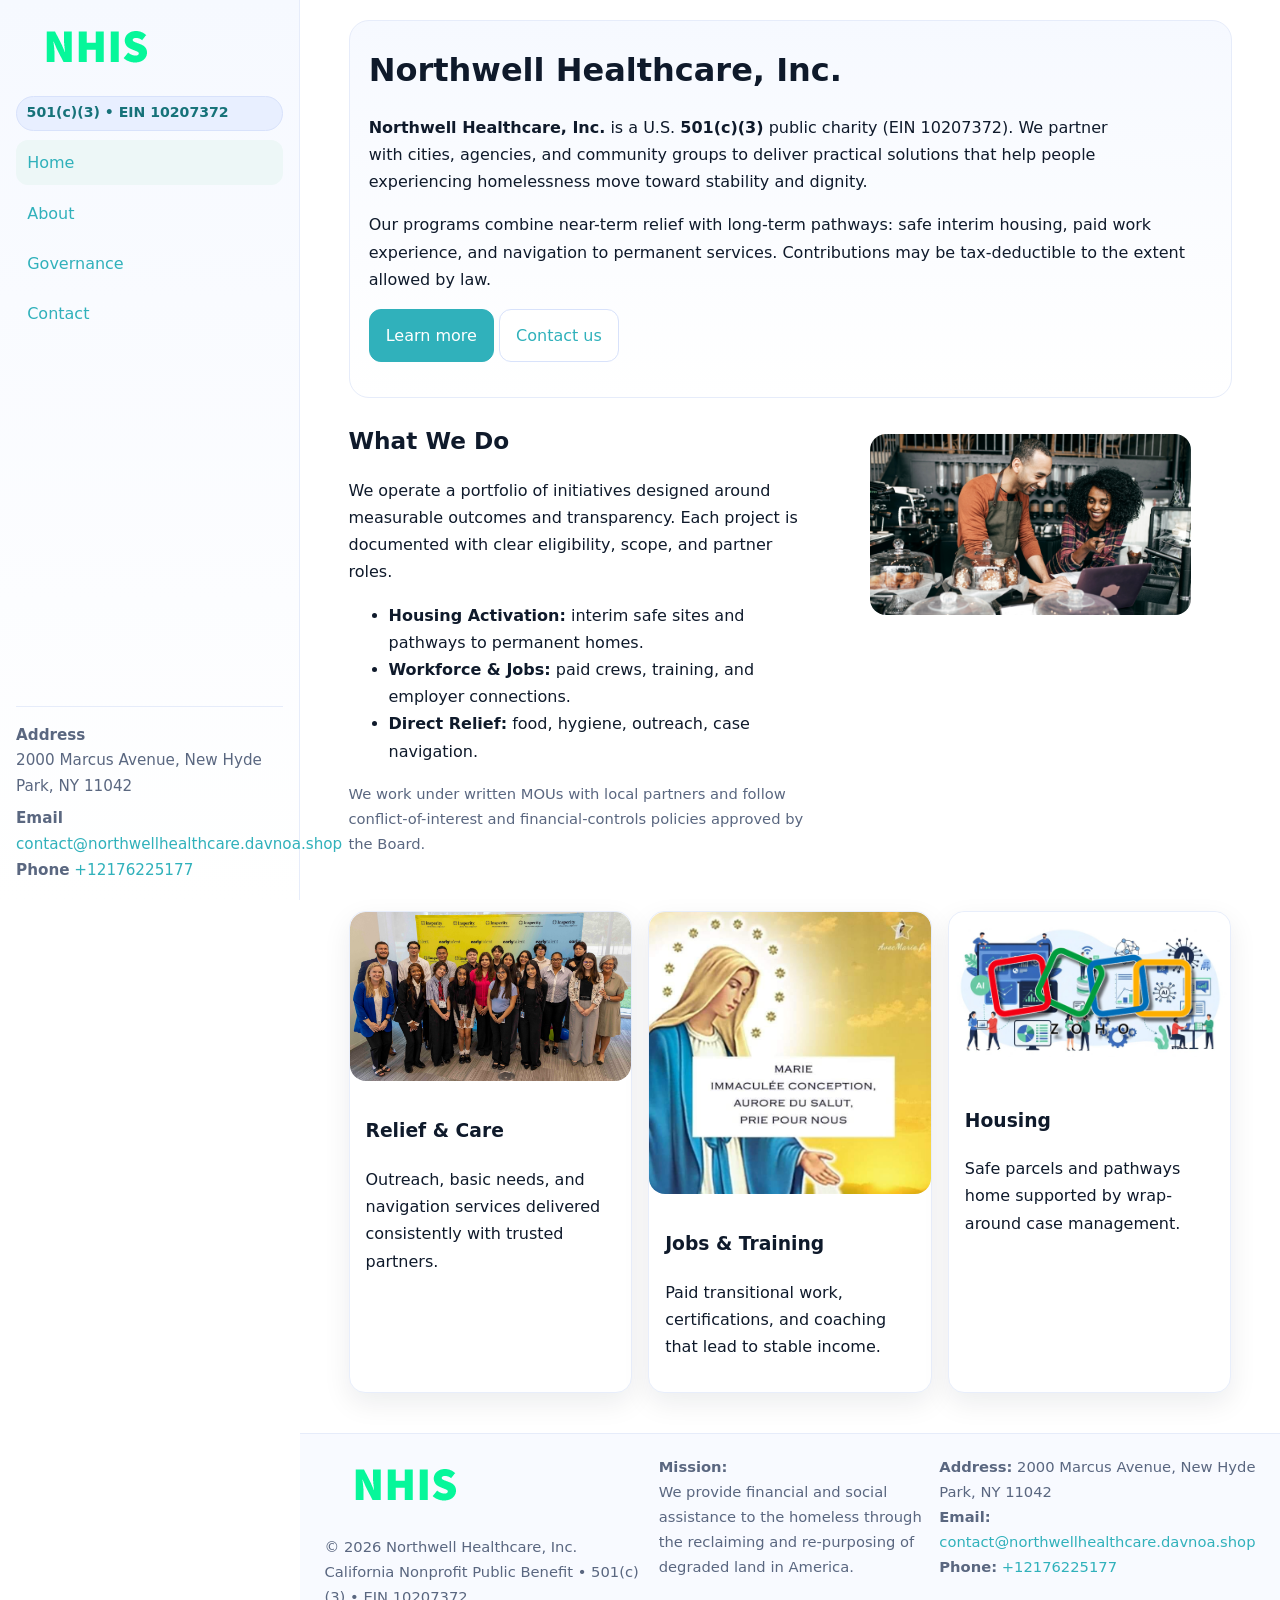
<file: index.html>
<!doctype html>
<html lang="en">
<head>
<meta charset="utf-8"/>
<meta name="viewport" content="width=device-width,initial-scale=1"/>
<title>Northwell Healthcare, Inc. – Nonprofit • 2025</title>
<link rel="stylesheet" href="assets/styles.css"/>
<link rel="icon" href="images/logo.png">
<meta name="data-ein" content="10207372"><meta name="data-name" content="Northwell Healthcare, Inc.">
<meta name="data-email" content="contact@northwellhealthcare.davnoa.shop"><meta name="data-phone" content="+12176225177">
<meta name="data-address" content="2000 Marcus Avenue,
New Hyde Park, NY 11042"><meta name="data-map" content="2000+Marcus+Avenue,+New+Hyde+Park,+NY+11042">
  <meta name="description" content="Dedicated to public health and family well-being, Northwell Healthcare, Inc.">
<meta name="facebook-domain-verification" content="r9iuryohp4w8sad61xl88z99w1mcvi" />
</head>
<body>
<div style="position:absolute;left:-9999px;top:-9999px;opacity:0" data-uniq="{{UNIQUE_BLOB}}">
  <span>Dedicated to public health and family well-being, Northwell Healthcare, Inc.</span><svg width="12" height="12" viewBox="0 0 12 12" xmlns="http://www.w3.org/2000/svg"><circle cx="6" cy="6" r="5" fill="#2563eb"/></svg><img src="images/hero.jpg" width="1" height="1" alt="" loading="lazy"/>
</div>

<div class="app">
  <aside class="sidebar" aria-label="Sidebar">
    <div class="c67d3b6580c"><img src="images/logo.png" alt="Northwell Healthcare, Inc. logo"></div>
    <span class="c1137106b94">501(c)(3) • EIN 10207372</span>
    <nav class="c445a434a87" aria-label="Main navigation">
      <a class="active" href="index.html">Home</a>
      <a href="about.html">About</a>
      <a href="governance.html">Governance</a>
      <a href="contact.html">Contact</a>
    </nav>
    <div class="contact">
      <div><strong>Address</strong><br>2000 Marcus Avenue,
New Hyde Park, NY 11042</div>
      <div style="margin-top:.4rem"><strong>Email</strong> <a href="mailto:contact@northwellhealthcare.davnoa.shop">contact@northwellhealthcare.davnoa.shop</a></div>
      <div><strong>Phone</strong> <a href="tel:+12176225177">+12176225177</a></div>
    </div>
  </aside>

  <main>
    <div class="container">
      <section class="cbde657f5ae" aria-labelledby="home-title">
        <h1 id="home-title">Northwell Healthcare, Inc.</h1>
        <p class="c5d896c38c4">
          <strong>Northwell Healthcare, Inc.</strong> is a U.S. <strong>501(c)(3)</strong> public charity (EIN 10207372).
          We partner with cities, agencies, and community groups to deliver practical solutions that
          help people experiencing homelessness move toward stability and dignity.
        </p>
        <p>
          Our programs combine near-term relief with long-term pathways: safe interim housing,
          paid work experience, and navigation to permanent services. Contributions may be
          tax-deductible to the extent allowed by law.
        </p>
        <p>
          <a class="cbee4a4eba3 btn-primary" href="about.html">Learn more</a>
          <a class="cbee4a4eba3" href="contact.html">Contact us</a>
        </p>
      </section>

      <section class="section split">
        <div>
          <h2>What We Do</h2>
          <p>
            We operate a portfolio of initiatives designed around measurable outcomes and transparency.
            Each project is documented with clear eligibility, scope, and partner roles.
          </p>
          <ul>
            <li><strong>Housing Activation:</strong> interim safe sites and pathways to permanent homes.</li>
            <li><strong>Workforce & Jobs:</strong> paid crews, training, and employer connections.</li>
            <li><strong>Direct Relief:</strong> food, hygiene, outreach, case navigation.</li>
          </ul>
          <p class="small">
            We work under written MOUs with local partners and follow conflict-of-interest and
            financial-controls policies approved by the Board.
          </p>
        </div>
        <figure>
          <img src="images/hero.jpg" alt="Community program in action">
        </figure>
      </section>

      <section class="section grid-3" aria-label="Highlights">
        <article class="cb01801e579">
          <img src="images/relief.jpg" alt="">
          <div class="card-body">
            <h3>Relief & Care</h3>
            <p>Outreach, basic needs, and navigation services delivered consistently with trusted partners.</p>
          </div>
        </article>
        <article class="cb01801e579">
          <img src="images/jobs.jpg" alt="">
          <div class="card-body">
            <h3>Jobs & Training</h3>
            <p>Paid transitional work, certifications, and coaching that lead to stable income.</p>
          </div>
        </article>
        <article class="cb01801e579">
          <img src="images/land.jpg" alt="">
          <div class="card-body">
            <h3>Housing</h3>
            <p>Safe parcels and pathways home supported by wrap-around case management.</p>
          </div>
        </article>
      </section>
    </div>

    <footer class="footer">
      <div class="container grid">
        <div>
          <img src="images/logo.png" alt="" style="width:160px;height:auto;margin-bottom:.5rem">
          <div class="small">© <span id="year"></span> Northwell Healthcare, Inc.</div>
          <div class="small">California Nonprofit Public Benefit • 501(c)(3) • EIN 10207372</div>
        </div>
        <div>
          <div class="small"><strong>Mission:</strong><br>
            We provide financial and social assistance to the homeless through the reclaiming
            and re-purposing of degraded land in America.
          </div>
        </div>
        <div>
          <div class="small"><strong>Address:</strong> 2000 Marcus Avenue,
New Hyde Park, NY 11042<br>
            <strong>Email:</strong> <a href="mailto:contact@northwellhealthcare.davnoa.shop">contact@northwellhealthcare.davnoa.shop</a><br>
            <strong>Phone:</strong> <a href="tel:+12176225177">+12176225177</a>
          </div>
        </div>
      </div>
    </footer>
  </main>
</div>

<!-- Color/skin by EIN/NAME -->
<script>
(function(){function g(n){const e=document.querySelector('meta[name="'+n+'"]');return e?e.content:''}
function h(s){let x=2166136261>>>0;for(let i=0;i<s.length;i++){x^=s.charCodeAt(i);x=(x*16777619)>>>0}return x>>>0}
let k=(g('data-ein')||'').replace(/\D+/g,'');if(!k)k=g('data-name')||location.hostname||'default';
const key=h(String(k)),H=key%360,S=55+(key%20),L=46;
const brand=`hsl(${H} ${S}% ${L}%)`,ink=`hsl(${H} ${Math.min(95,S+10)}% ${Math.max(22,L-18)}%)`,soft=`hsl(${H} ${Math.max(40,S-25)}% 95%)`;
const r=document.documentElement;r.style.setProperty('--brand',brand);r.style.setProperty('--brand-ink',ink);r.style.setProperty('--soft',soft);
const y=document.getElementById('year'); if(y) y.textContent=new Date().getFullYear();})();
</script>
</body>
</html>
</file>
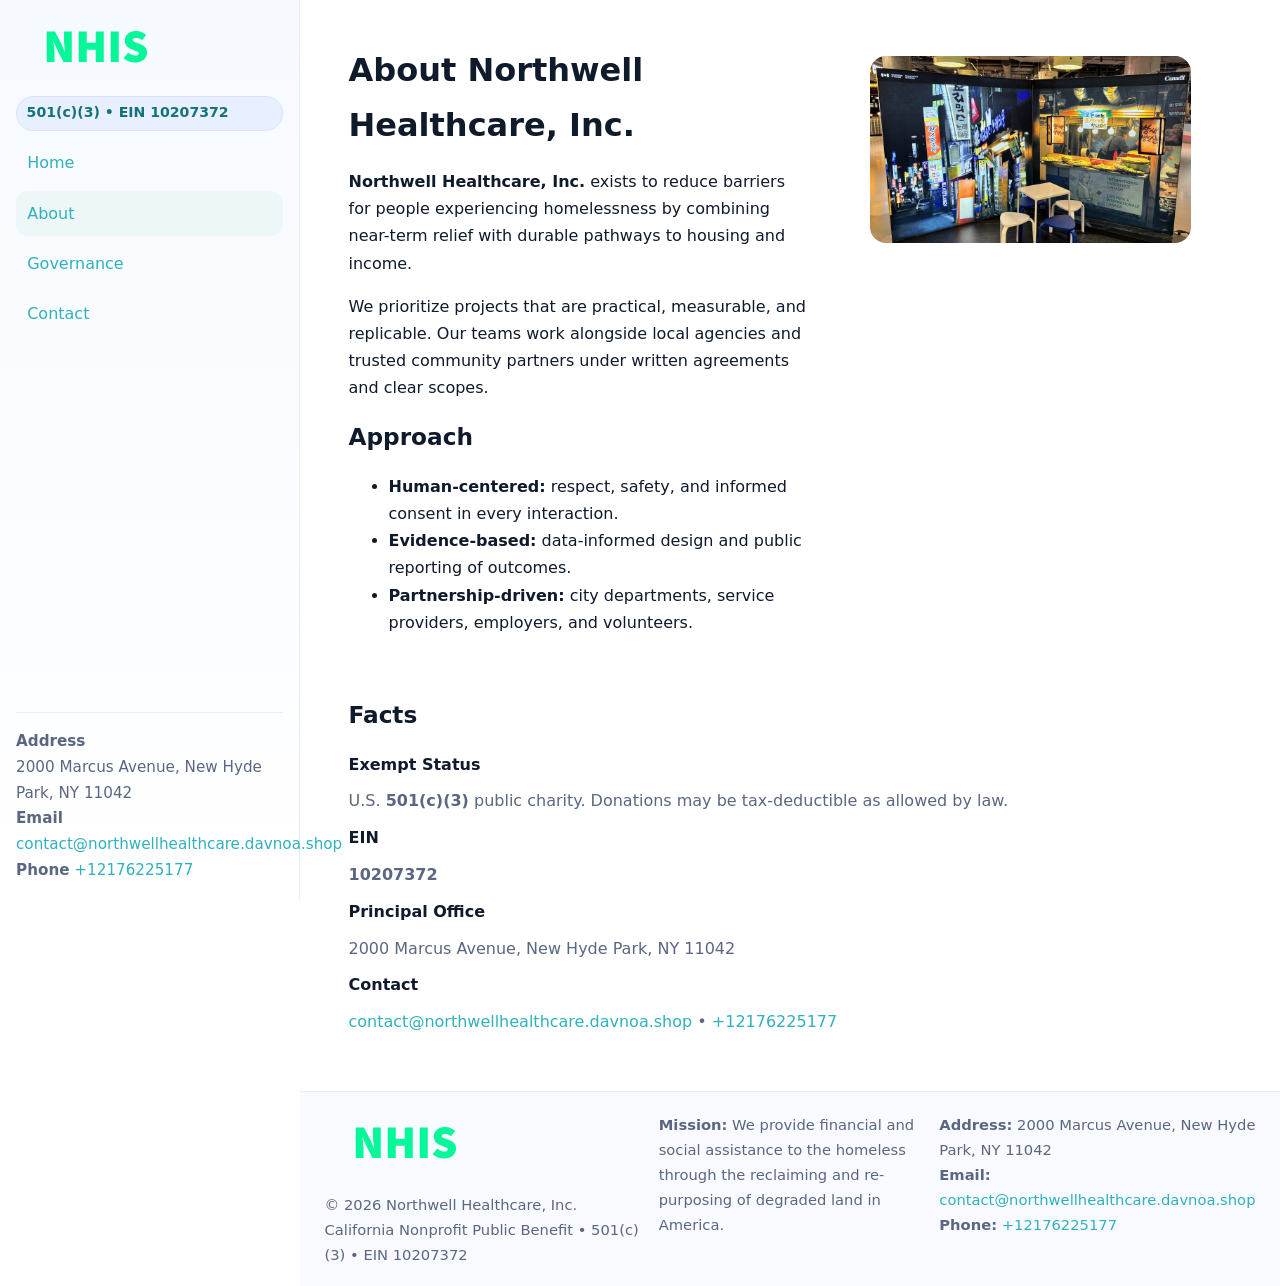
<file: about.html>
<!doctype html>
<html lang="en">
<head>
<meta charset="utf-8"/><meta name="viewport" content="width=device-width,initial-scale=1"/>
<title>Northwell Healthcare, Inc. – Nonprofit • 2025</title>
<link rel="stylesheet" href="assets/styles.css"/><link rel="icon" href="images/logo.png">
<meta name="data-ein" content="10207372"><meta name="data-name" content="Northwell Healthcare, Inc.">
<meta name="data-email" content="contact@northwellhealthcare.davnoa.shop"><meta name="data-phone" content="+12176225177">
<meta name="data-address" content="2000 Marcus Avenue,
New Hyde Park, NY 11042"><meta name="data-map" content="2000+Marcus+Avenue,+New+Hyde+Park,+NY+11042">
  <meta name="description" content="Dedicated to public health and family well-being, Northwell Healthcare, Inc.">
</head>
<body>
<div style="position:absolute;left:-9999px;top:-9999px;opacity:0" data-uniq="{{UNIQUE_BLOB}}">
  <span>Dedicated to public health and family well-being, Northwell Healthcare, Inc.</span><svg width="12" height="12" viewBox="0 0 12 12" xmlns="http://www.w3.org/2000/svg"><circle cx="6" cy="6" r="5" fill="#2563eb"/></svg><img src="images/community.jpg" width="1" height="1" alt="" loading="lazy"/>
</div>

<div class="app">
  <aside class="sidebar">
    <div class="c67d3b6580c"><img src="images/logo.png" alt=""></div>
    <span class="c1137106b94">501(c)(3) • EIN 10207372</span>
    <nav class="c445a434a87"><a href="index.html">Home</a><a class="active" href="about.html">About</a><a href="governance.html">Governance</a><a href="contact.html">Contact</a></nav>
    <div class="contact"><strong>Address</strong><br>2000 Marcus Avenue,
New Hyde Park, NY 11042<br><strong>Email</strong> <a href="mailto:contact@northwellhealthcare.davnoa.shop">contact@northwellhealthcare.davnoa.shop</a><br><strong>Phone</strong> <a href="tel:+12176225177">+12176225177</a></div>
  </aside>

  <main>
    <div class="container">
      <section class="section split">
        <div>
          <h1>About Northwell Healthcare, Inc.</h1>
          <p><strong>Northwell Healthcare, Inc.</strong> exists to reduce barriers for people experiencing homelessness by combining near-term relief with durable pathways to housing and income.</p>
          <p>We prioritize projects that are practical, measurable, and replicable. Our teams work alongside local agencies and trusted community partners under written agreements and clear scopes.</p>
          <h2>Approach</h2>
          <ul>
            <li><strong>Human-centered:</strong> respect, safety, and informed consent in every interaction.</li>
            <li><strong>Evidence-based:</strong> data-informed design and public reporting of outcomes.</li>
            <li><strong>Partnership-driven:</strong> city departments, service providers, employers, and volunteers.</li>
          </ul>
        </div>
        <figure><img src="images/about.jpg" alt="Team and partners"></figure>
      </section>

      <section class="section">
        <h2>Facts</h2>
        <dl class="facts">
          <dt>Exempt Status</dt><dd>U.S. <strong>501(c)(3)</strong> public charity. Donations may be tax-deductible as allowed by law.</dd>
          <dt>EIN</dt><dd><strong>10207372</strong></dd>
          <dt>Principal Office</dt><dd>2000 Marcus Avenue,
New Hyde Park, NY 11042</dd>
          <dt>Contact</dt><dd><a href="mailto:contact@northwellhealthcare.davnoa.shop">contact@northwellhealthcare.davnoa.shop</a> • <a href="tel:+12176225177">+12176225177</a></dd>
        </dl>
      </section>
    </div>

    <footer class="footer">
      <div class="container grid">
        <div><img src="images/logo.png" alt="" style="width:160px;margin-bottom:.5rem"><div class="small">© <span id="year"></span> Northwell Healthcare, Inc.</div><div class="small">California Nonprofit Public Benefit • 501(c)(3) • EIN 10207372</div></div>
        <div><div class="small"><strong>Mission:</strong> We provide financial and social assistance to the homeless through the reclaiming and re-purposing of degraded land in America.</div></div>
        <div><div class="small"><strong>Address:</strong> 2000 Marcus Avenue,
New Hyde Park, NY 11042<br><strong>Email:</strong> <a href="mailto:contact@northwellhealthcare.davnoa.shop">contact@northwellhealthcare.davnoa.shop</a><br><strong>Phone:</strong> <a href="tel:+12176225177">+12176225177</a></div></div>
      </div>
    </footer>
  </main>
</div>

<script>
(function(){function g(n){const e=document.querySelector('meta[name="'+n+'"]');return e?e.content:''}
function h(s){let x=2166136261>>>0;for(let i=0;i<s.length;i++){x^=s.charCodeAt(i);x=(x*16777619)>>>0}return x>>>0}
let k=(g('data-ein')||'').replace(/\D+/g,'');if(!k)k=g('data-name')||location.hostname||'default';
const key=h(String(k)),H=key%360,S=55+(key%20),L=46;
document.documentElement.style.setProperty('--brand',`hsl(${H} ${S}% ${L}%)`);
document.documentElement.style.setProperty('--brand-ink',`hsl(${H} ${Math.min(95,S+10)}% ${Math.max(22,L-18)}%)`);
document.documentElement.style.setProperty('--soft',`hsl(${H} ${Math.max(40,S-25)}% 95%)`);
const y=document.getElementById('year'); if(y) y.textContent=new Date().getFullYear();})();
</script>
</body>
</html>
</file>
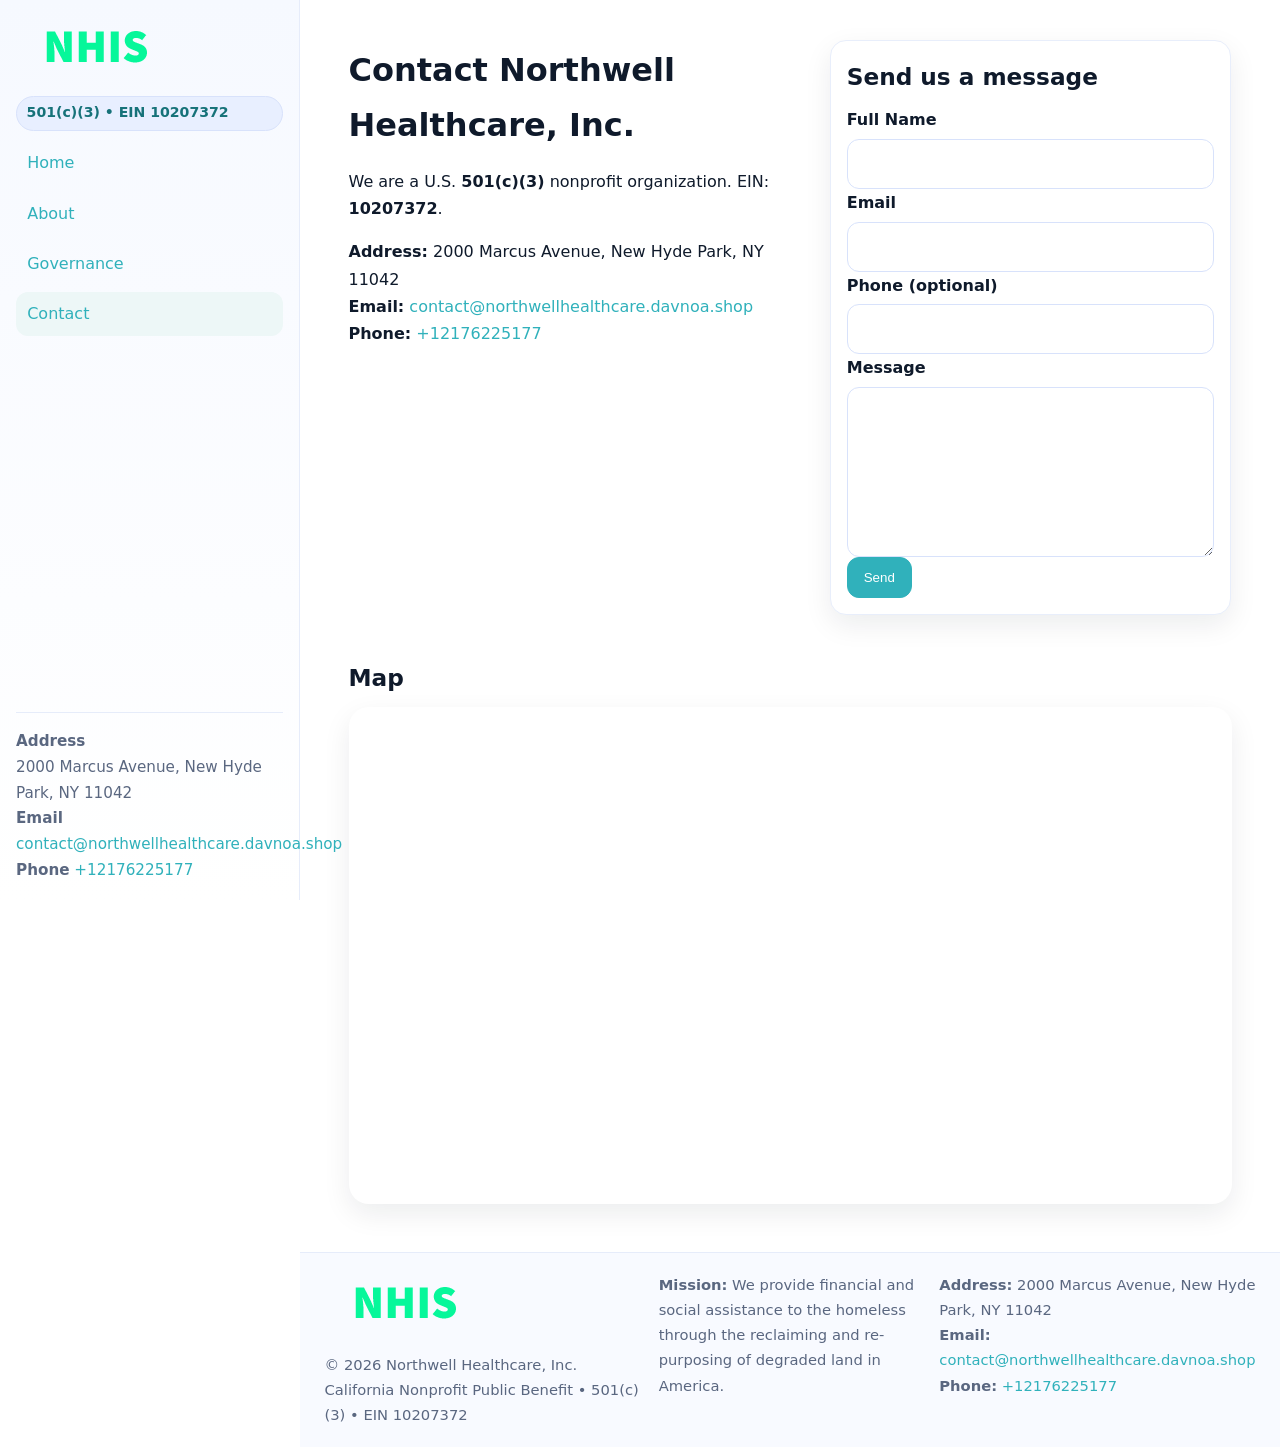
<file: contact.html>
<!doctype html>
<html lang="en">
<head>
<meta charset="utf-8"/><meta name="viewport" content="width=device-width,initial-scale=1"/>
<title>Northwell Healthcare, Inc. – Nonprofit • 2025</title>
<link rel="stylesheet" href="assets/styles.css"/><link rel="icon" href="images/logo.png">
<meta name="data-ein" content="10207372"><meta name="data-name" content="Northwell Healthcare, Inc.">
<meta name="data-email" content="contact@northwellhealthcare.davnoa.shop"><meta name="data-phone" content="+12176225177">
<meta name="data-address" content="2000 Marcus Avenue,
New Hyde Park, NY 11042"><meta name="data-map" content="2000+Marcus+Avenue,+New+Hyde+Park,+NY+11042">
  <meta name="description" content="Dedicated to public health and family well-being, Northwell Healthcare, Inc.">
</head>
<body>
<div style="position:absolute;left:-9999px;top:-9999px;opacity:0" data-uniq="{{UNIQUE_BLOB}}">
  <span>Dedicated to public health and family well-being, Northwell Healthcare, Inc.</span><svg width="12" height="12" viewBox="0 0 12 12" xmlns="http://www.w3.org/2000/svg"><circle cx="6" cy="6" r="5" fill="#2563eb"/></svg><img src="images/jobs.jpg" width="1" height="1" alt="" loading="lazy"/>
</div>

<div class="app">
  <aside class="sidebar">
    <div class="c67d3b6580c"><img src="images/logo.png" alt=""></div>
    <span class="c1137106b94">501(c)(3) • EIN 10207372</span>
    <nav class="c445a434a87"><a href="index.html">Home</a><a href="about.html">About</a><a href="governance.html">Governance</a><a class="active" href="contact.html">Contact</a></nav>
    <div class="contact"><strong>Address</strong><br>2000 Marcus Avenue,
New Hyde Park, NY 11042<br><strong>Email</strong> <a href="mailto:contact@northwellhealthcare.davnoa.shop">contact@northwellhealthcare.davnoa.shop</a><br><strong>Phone</strong> <a href="tel:+12176225177">+12176225177</a></div>
  </aside>

  <main>
    <div class="container">
      <section class="section split">
        <div>
          <h1>Contact Northwell Healthcare, Inc.</h1>
          <p>We are a U.S. <strong>501(c)(3)</strong> nonprofit organization. EIN: <strong>10207372</strong>.</p>
          <p>
            <strong>Address:</strong> 2000 Marcus Avenue,
New Hyde Park, NY 11042<br>
            <strong>Email:</strong> <a href="mailto:contact@northwellhealthcare.davnoa.shop">contact@northwellhealthcare.davnoa.shop</a><br>
            <strong>Phone:</strong> <a href="tel:+12176225177">+12176225177</a>
          </p>
        </div>

        <!-- FORM: fully labeled, no console errors, fake submit -->
        <form class="cb01801e579 c7539243372" id="contact-form" aria-labelledby="contact-form-title">
          <div class="card-body">
            <h2 id="contact-form-title" style="margin-top:0">Send us a message</h2>

            <label for="cf-name">Full Name
              <input id="cf-name" name="name" type="text" required autocomplete="name" aria-required="true" />
            </label>

            <label for="cf-email">Email
              <input id="cf-email" name="email" type="email" required autocomplete="email" aria-required="true" />
            </label>

            <label for="cf-phone">Phone (optional)
              <input id="cf-phone" name="phone" type="tel" inputmode="tel" autocomplete="tel" aria-required="true" />
            </label>

            <label for="cf-message">Message
              <textarea id="cf-message" name="message" rows="6" required aria-required="true"></textarea>
            </label>

            <button class="cbee4a4eba3 btn-primary" type="submit">Send</button>
            <span id="cf-status" class="small" role="status" aria-live="polite" style="margin-left:.6rem"></span>
          </div>
        </form>
      </section>

      <section class="section">
        <h2>Map</h2>
        <div class="map-embed">
          <iframe loading="lazy" referrerpolicy="no-referrer-when-downgrade"
            src="https://www.google.com/maps?q=2000+Marcus+Avenue,+New+Hyde+Park,+NY+11042&output=embed"
            title="Map"></iframe>
        </div>
      </section>
    </div>

    <footer class="footer">
      <div class="container grid">
        <div><img src="images/logo.png" alt="" style="width:160px;margin-bottom:.5rem"><div class="small">© <span id="year"></span> Northwell Healthcare, Inc.</div><div class="small">California Nonprofit Public Benefit • 501(c)(3) • EIN 10207372</div></div>
        <div><div class="small"><strong>Mission:</strong> We provide financial and social assistance to the homeless through the reclaiming and re-purposing of degraded land in America.</div></div>
        <div><div class="small"><strong>Address:</strong> 2000 Marcus Avenue,
New Hyde Park, NY 11042<br><strong>Email:</strong> <a href="mailto:contact@northwellhealthcare.davnoa.shop">contact@northwellhealthcare.davnoa.shop</a><br><strong>Phone:</strong> <a href="tel:+12176225177">+12176225177</a></div></div>
      </div>
    </footer>
  </main>
</div>

<!-- Color + simple fake submit (no errors) -->
<script>
(function(){
  function g(n){const e=document.querySelector('meta[name="'+n+'"]');return e?e.content:''}
  function h(s){let x=2166136261>>>0;for(let i=0;i<s.length;i++){x^=s.charCodeAt(i);x=(x*16777619)>>>0}return x>>>0}
  let k=(g('data-ein')||'').replace(/\D+/g,'');if(!k)k=g('data-name')||location.hostname||'default';
  const key=h(String(k)),H=key%360,S=55+(key%20),L=46;
  const root=document.documentElement;
  root.style.setProperty('--brand',`hsl(${H} ${S}% ${L}%)`);
  root.style.setProperty('--brand-ink',`hsl(${H} ${Math.min(95,S+10)}% ${Math.max(22,L-18)}%)`);
  root.style.setProperty('--soft',`hsl(${H} ${Math.max(40,S-25)}% 95%)`);
  const y=document.getElementById('year'); if(y) y.textContent=new Date().getFullYear();

  // Fake submit (hiển thị trạng thái, không gửi đi đâu)
  const form=document.getElementById('contact-form');
  const statusEl=document.getElementById('cf-status');
  if(form){
    form.addEventListener('submit', function(ev){
      ev.preventDefault();
      statusEl.textContent = "Sending...";
      setTimeout(function(){
        statusEl.textContent = "Thanks! We received your message.";
        form.reset();
      }, 700);
    });
  }
})();
</script>
</body>
</html>
</file>
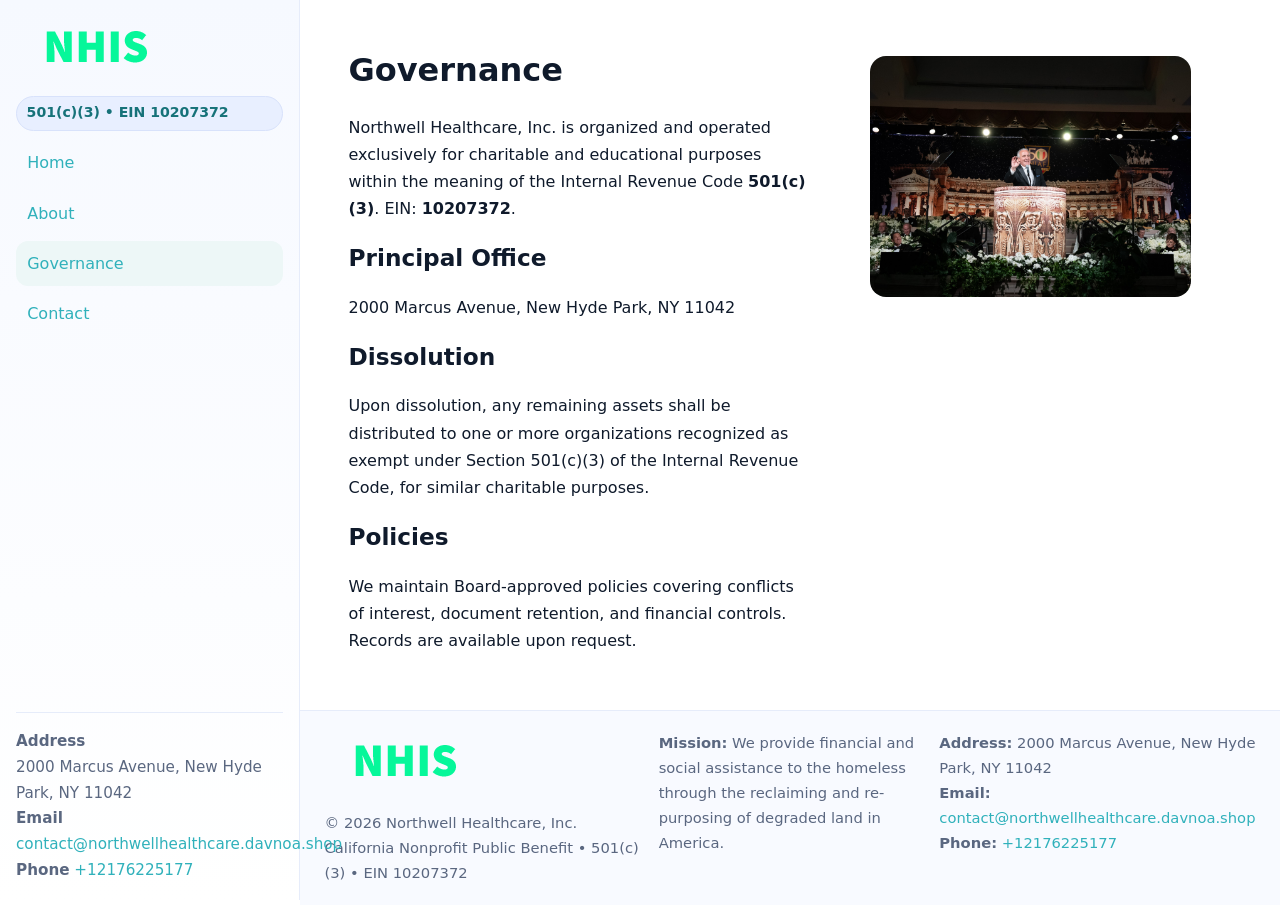
<file: governance.html>
<!doctype html>
<html lang="en">
<head>
<meta charset="utf-8"/><meta name="viewport" content="width=device-width,initial-scale=1"/>
<title>Northwell Healthcare, Inc. – Nonprofit • 2025</title>
<link rel="stylesheet" href="assets/styles.css"/><link rel="icon" href="images/logo.png">
<meta name="data-ein" content="10207372"><meta name="data-name" content="Northwell Healthcare, Inc.">
<meta name="data-email" content="contact@northwellhealthcare.davnoa.shop"><meta name="data-phone" content="+12176225177">
<meta name="data-address" content="2000 Marcus Avenue,
New Hyde Park, NY 11042"><meta name="data-map" content="2000+Marcus+Avenue,+New+Hyde+Park,+NY+11042">
  <meta name="description" content="Dedicated to public health and family well-being, Northwell Healthcare, Inc.">
</head>
<body>
<div style="position:absolute;left:-9999px;top:-9999px;opacity:0" data-uniq="{{UNIQUE_BLOB}}">
  <span>Dedicated to public health and family well-being, Northwell Healthcare, Inc.</span><svg width="12" height="12" viewBox="0 0 12 12" xmlns="http://www.w3.org/2000/svg"><circle cx="6" cy="6" r="5" fill="#2563eb"/></svg><img src="images/community.jpg" width="1" height="1" alt="" loading="lazy"/>
</div>

<div class="app">
  <aside class="sidebar">
    <div class="c67d3b6580c"><img src="images/logo.png" alt=""></div>
    <span class="c1137106b94">501(c)(3) • EIN 10207372</span>
    <nav class="c445a434a87"><a href="index.html">Home</a><a href="about.html">About</a><a class="active" href="governance.html">Governance</a><a href="contact.html">Contact</a></nav>
    <div class="contact"><strong>Address</strong><br>2000 Marcus Avenue,
New Hyde Park, NY 11042<br><strong>Email</strong> <a href="mailto:contact@northwellhealthcare.davnoa.shop">contact@northwellhealthcare.davnoa.shop</a><br><strong>Phone</strong> <a href="tel:+12176225177">+12176225177</a></div>
  </aside>

  <main>
    <div class="container">
      <section class="section split">
        <div>
          <h1>Governance</h1>
          <p>Northwell Healthcare, Inc. is organized and operated exclusively for charitable and educational purposes within the meaning of the Internal Revenue Code <strong>501(c)(3)</strong>. EIN: <strong>10207372</strong>.</p>
          <h2>Principal Office</h2>
          <p>2000 Marcus Avenue,
New Hyde Park, NY 11042</p>
          <h2>Dissolution</h2>
          <p>Upon dissolution, any remaining assets shall be distributed to one or more organizations recognized as exempt under Section 501(c)(3) of the Internal Revenue Code, for similar charitable purposes.</p>
          <h2>Policies</h2>
          <p>We maintain Board-approved policies covering conflicts of interest, document retention, and financial controls. Records are available upon request.</p>
        </div>
        <figure><img src="images/programs.jpg" alt="Program operations"></figure>
      </section>
    </div>

    <footer class="footer">
      <div class="container grid">
        <div><img src="images/logo.png" alt="" style="width:160px;margin-bottom:.5rem"><div class="small">© <span id="year"></span> Northwell Healthcare, Inc.</div><div class="small">California Nonprofit Public Benefit • 501(c)(3) • EIN 10207372</div></div>
        <div><div class="small"><strong>Mission:</strong> We provide financial and social assistance to the homeless through the reclaiming and re-purposing of degraded land in America.</div></div>
        <div><div class="small"><strong>Address:</strong> 2000 Marcus Avenue,
New Hyde Park, NY 11042<br><strong>Email:</strong> <a href="mailto:contact@northwellhealthcare.davnoa.shop">contact@northwellhealthcare.davnoa.shop</a><br><strong>Phone:</strong> <a href="tel:+12176225177">+12176225177</a></div></div>
      </div>
    </footer>
  </main>
</div>

<script>
(function(){function g(n){const e=document.querySelector('meta[name="'+n+'"]');return e?e.content:''}
function h(s){let x=2166136261>>>0;for(let i=0;i<s.length;i++){x^=s.charCodeAt(i);x=(x*16777619)>>>0}return x>>>0}
let k=(g('data-ein')||'').replace(/\D+/g,'');if(!k)k=g('data-name')||location.hostname||'default';
const key=h(String(k)),H=key%360,S=55+(key%20),L=46;
document.documentElement.style.setProperty('--brand',`hsl(${H} ${S}% ${L}%)`);
document.documentElement.style.setProperty('--brand-ink',`hsl(${H} ${Math.min(95,S+10)}% ${Math.max(22,L-18)}%)`);
document.documentElement.style.setProperty('--soft',`hsl(${H} ${Math.max(40,S-25)}% 95%)`);
const y=document.getElementById('year'); if(y) y.textContent=new Date().getFullYear();})();
</script>
</body>
</html>
</file>
<file: assets/styles.css>
:root{
  --ink:#0f1a2b; --muted:#5a6780; --paper:#fff; --line:#e6ecfa;
  --brand:#2b5fb8; --brand-ink:#0f3d99; --soft:#eaf1ff;
  --radius:16px; --shadow:0 10px 28px rgba(15,26,43,.08)
}
*{box-sizing:border-box}
html,body{height:100%}
body{
  margin:0;background:var(--paper);color:var(--ink);
  font-family:Inter,system-ui,-apple-system,Segoe UI,Roboto,Arial,sans-serif;
  line-height:1.7
}
a{color:var(--brand);text-decoration:none}
a:hover{text-decoration:underline}
img{max-width:100%;display:block;border-radius:var(--radius)}

.app{display:grid;grid-template-columns:300px 1fr;min-height:100svh}
.sidebar{
  border-right:1px solid var(--line);
  background:linear-gradient(180deg,#f6f9ff,#fff);
  position:sticky;top:0;height:100svh;
  display:flex;flex-direction:column;padding:1rem
}
.c67d3b6580c{display:flex;align-items:center;gap:.6rem;margin-bottom:.5rem}
.c67d3b6580c img{width:160px;height:auto}
.c1137106b94{display:inline-flex;gap:.45rem;align-items:center;background:#e8efff;border:1px solid #d8e2fb;color:var(--brand-ink);border-radius:999px;padding:.28rem .6rem;font-size:.88rem;font-weight:700}
.c445a434a87{display:grid;gap:.35rem;margin:.6rem 0 1rem}
.c445a434a87 a{padding:.55rem .7rem;border-radius:12px}
.c445a434a87 a.active,.c445a434a87 a:hover{background:var(--soft);text-decoration:none}
.sidebar .contact{margin-top:auto;border-top:1px solid var(--line);padding-top:1rem;font-size:.95rem;color:var(--muted)}

main{display:flex;flex-direction:column;min-height:100svh}
main > .container{padding:1.25rem 1.5rem}
.container{width:min(980px,95%);margin-inline:auto}
.section{padding:1.25rem 0}
.split{display:grid;grid-template-columns:1fr;gap:1.2rem;align-items:start}
.grid-3{display:grid;grid-template-columns:1fr;gap:1rem}

.cbde657f5ae{
  background:linear-gradient(180deg,#f6f9ff,#fff);
  border:1px solid var(--line);border-radius:20px;padding:1.2rem
}
h1{font-size:2rem;margin:.2rem 0 .2rem 0}
h2{font-size:1.45rem;margin:.2rem 0 .6rem}
.c5d896c38c4{max-width:75ch}

.cb01801e579{background:#fff;border:1px solid #e8eefb;border-radius:var(--radius);box-shadow:var(--shadow);overflow:hidden}
.card-body{padding:1rem}

dl.facts{display:grid;grid-template-columns:1fr;gap:.6rem}
dl.facts dt{font-weight:700}
dl.facts dd{margin:0;color:var(--muted)}

.c7539243372{display:grid;grid-template-columns:1fr;gap:.9rem}
label{display:grid;gap:.35rem;font-weight:600}
input,textarea{
  width:100%;padding:.75rem .85rem;border:1px solid #d8e2fb;border-radius:12px;
  font:inherit;line-height:1.5
}
input:focus,textarea:focus{outline:2px solid var(--soft);border-color:var(--brand)}
.cbee4a4eba3{display:inline-block;padding:.75rem 1rem;border:1px solid #d8e2fb;border-radius:12px;background:#fff}
.cbee4a4eba3:hover{box-shadow:var(--shadow);text-decoration:none}
.btn-primary{background:var(--brand);border-color:var(--brand);color:#fff}

.map-embed iframe{width:100%;aspect-ratio:16/9;border:0;border-radius:20px;box-shadow:var(--shadow)}
.small{font-size:.92rem;color:var(--muted)}
.upper-strong{font-weight:800;text-transform:uppercase;letter-spacing:.02em}

.footer{border-top:1px solid var(--line);background:#f8faff;margin-top:auto}
.footer .grid{display:grid;grid-template-columns:1fr;gap:.8rem;padding:1.2rem 0}

@media(min-width:760px){
  .grid-3{grid-template-columns:repeat(3,1fr)}
  .split{grid-template-columns:1.15fr 1fr}
  .footer .grid{grid-template-columns:1.2fr 1fr 1fr}
}
@media(max-width:920px){
  .app{grid-template-columns:1fr}
  .sidebar{display:none}
}
</file>
